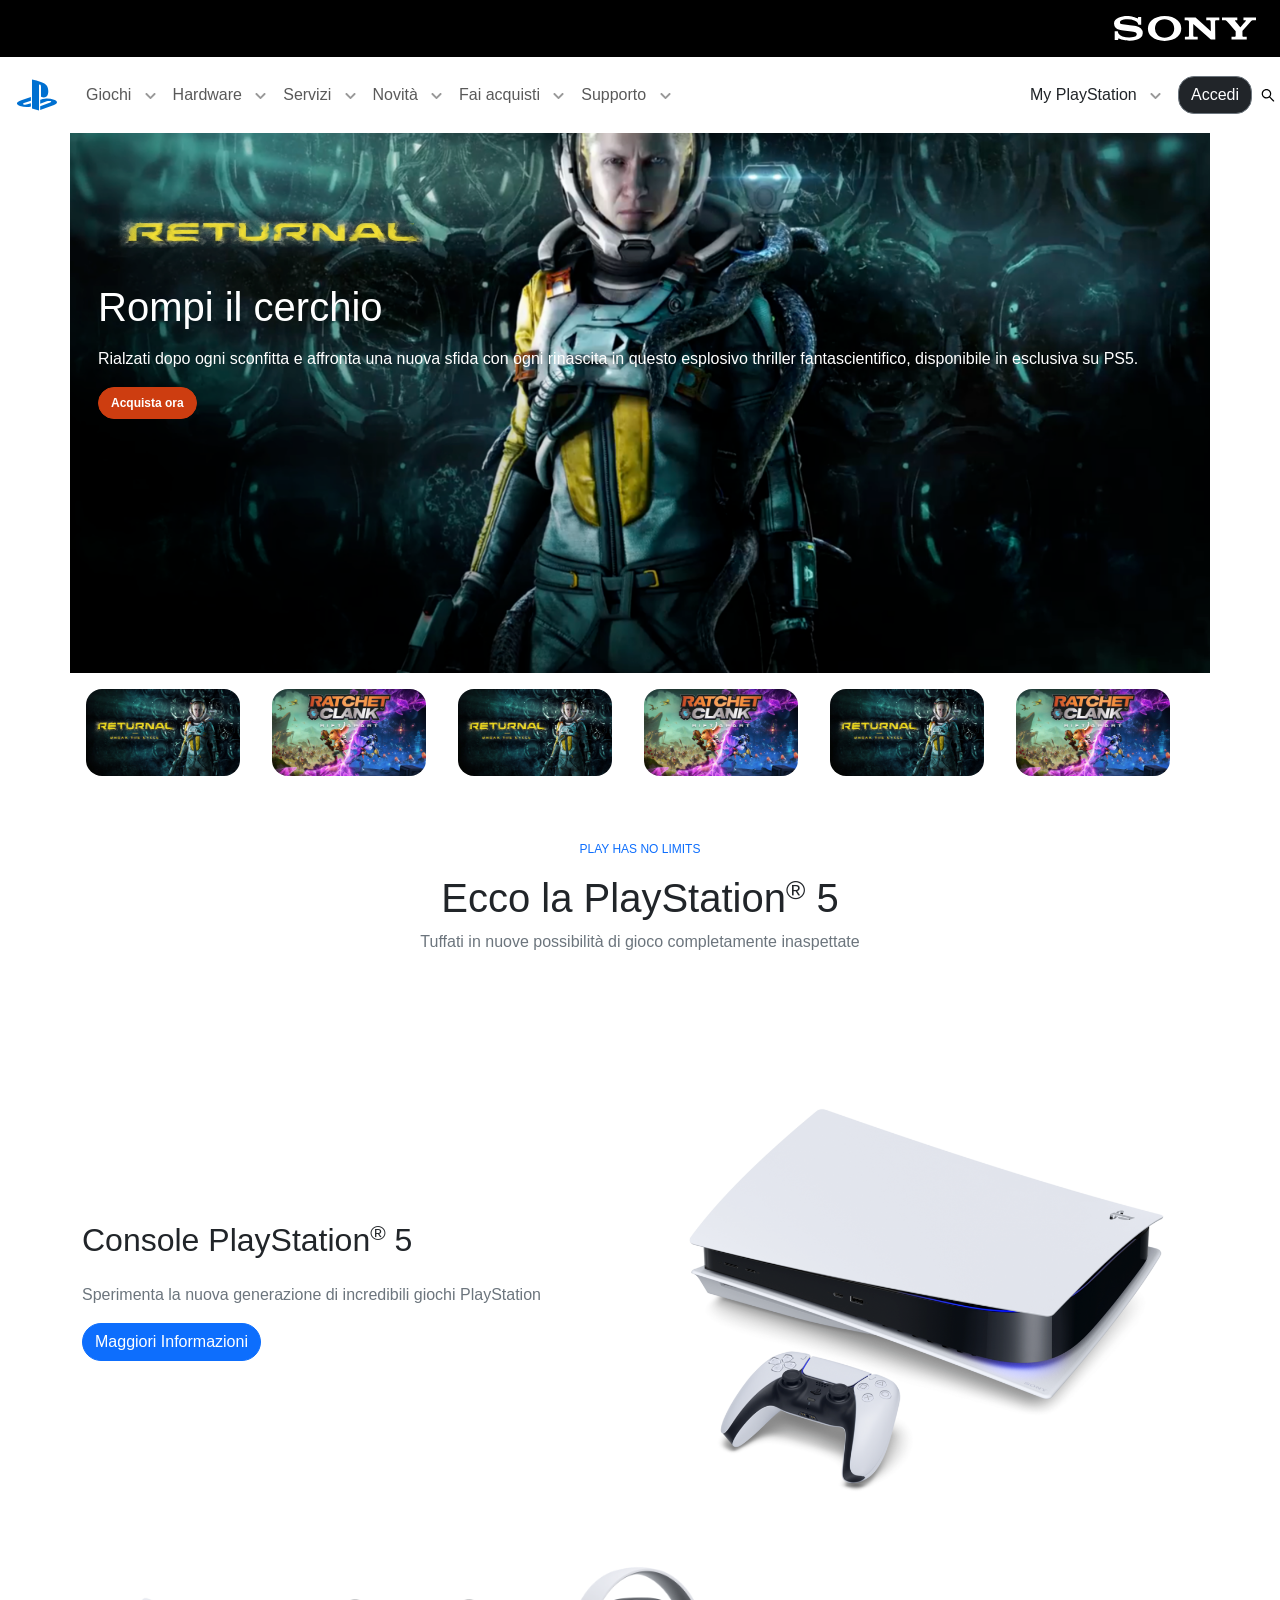
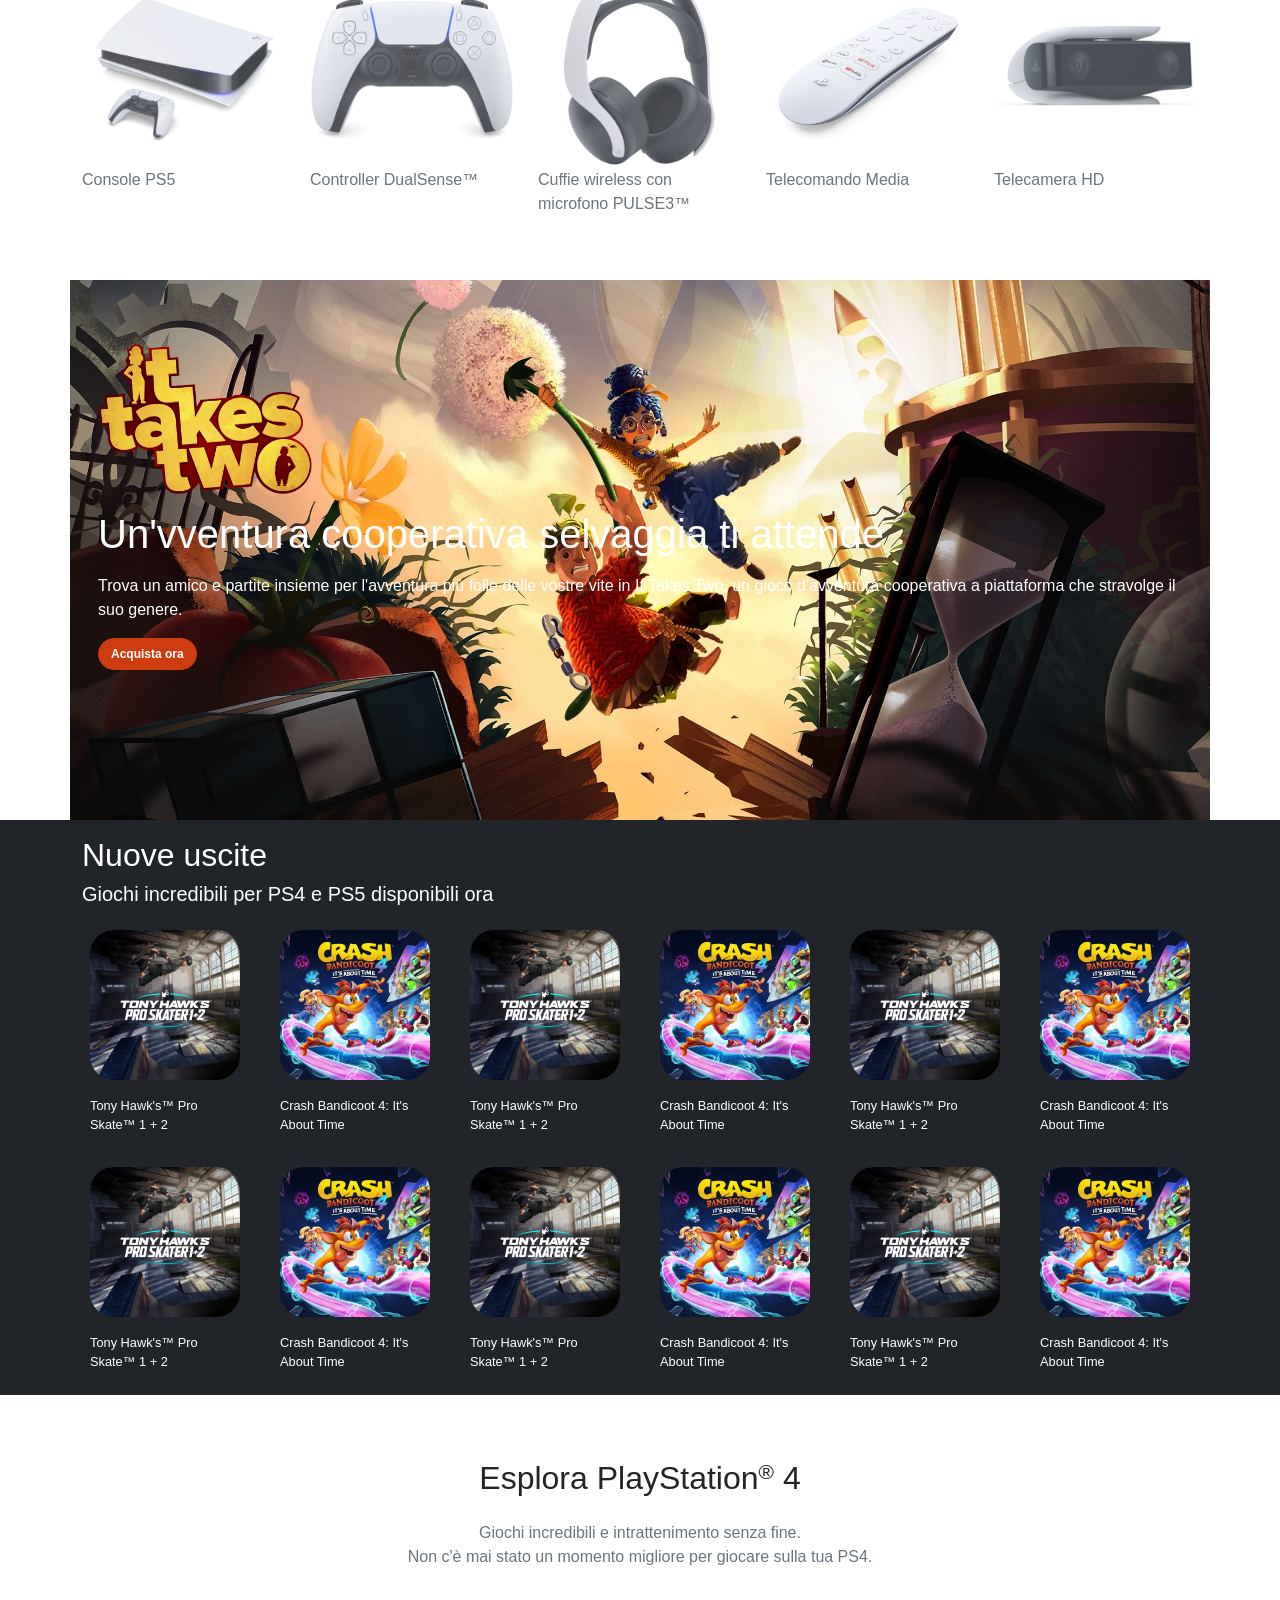
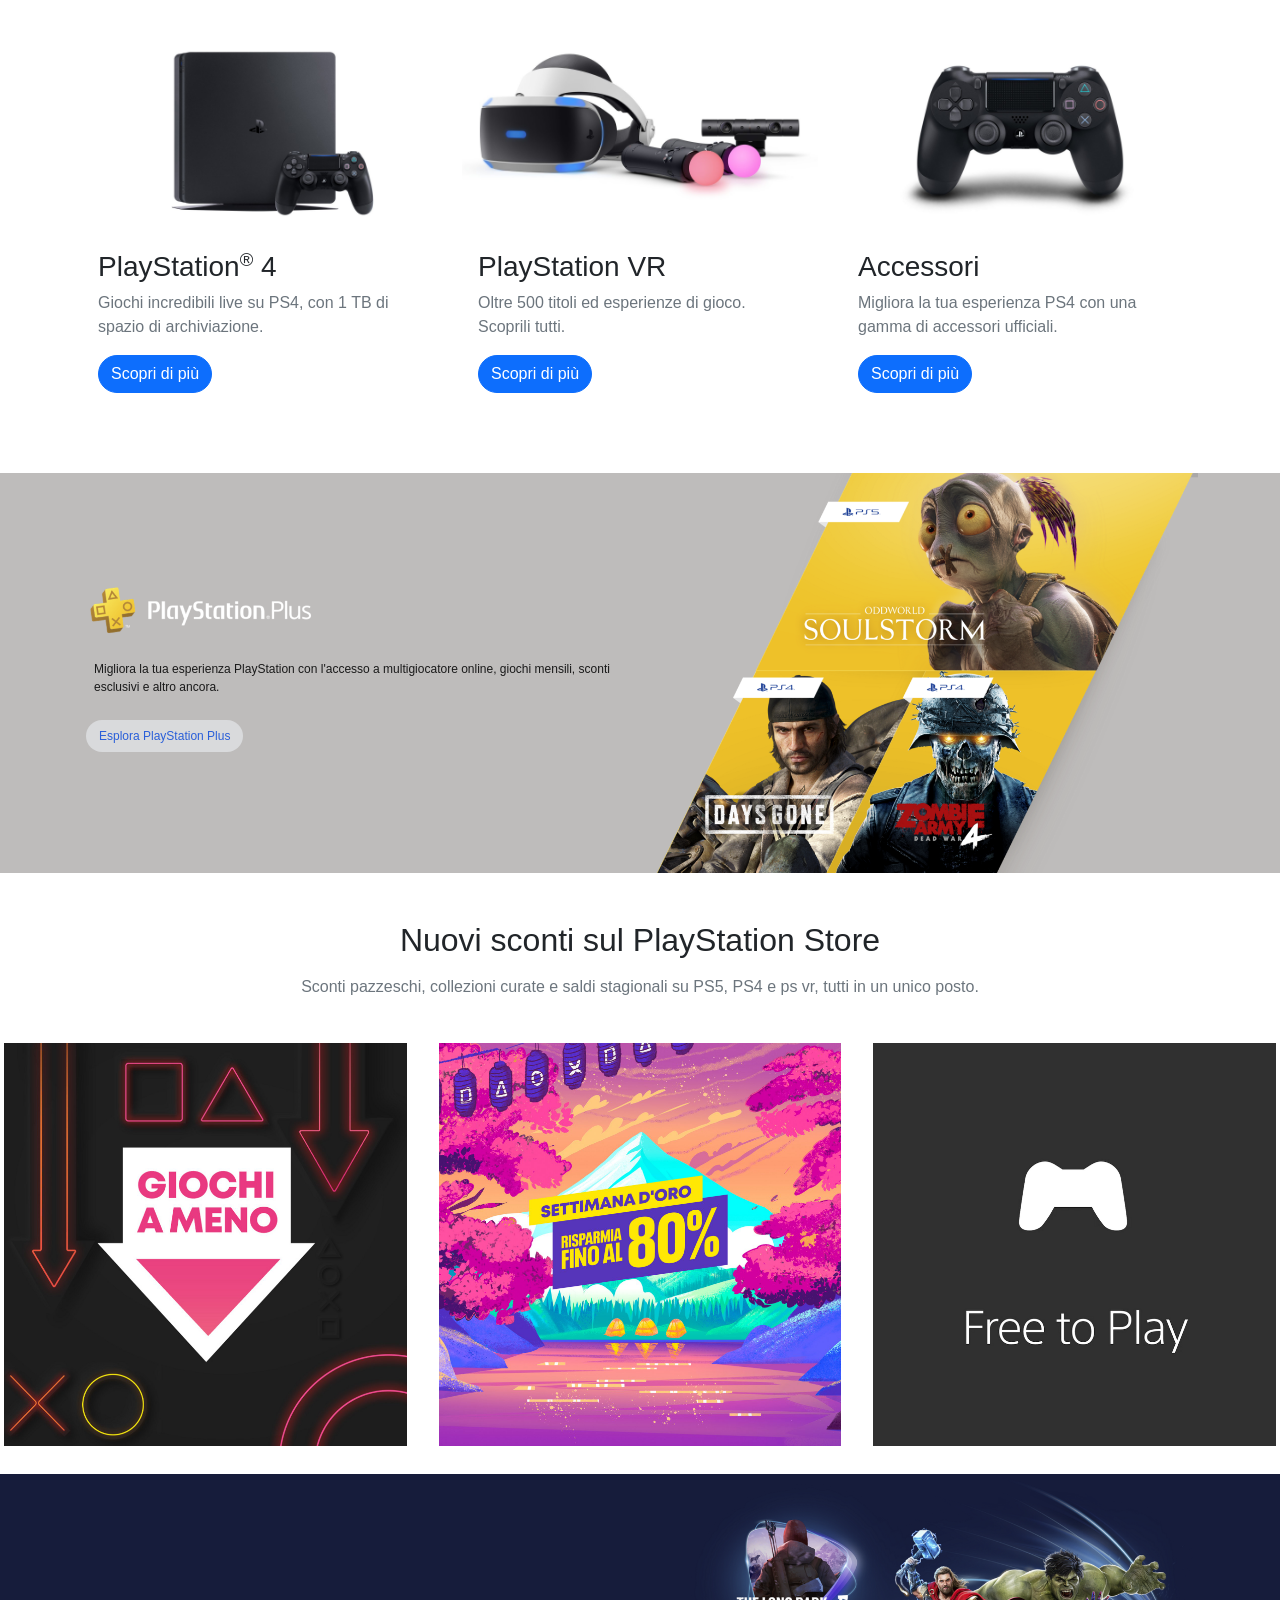
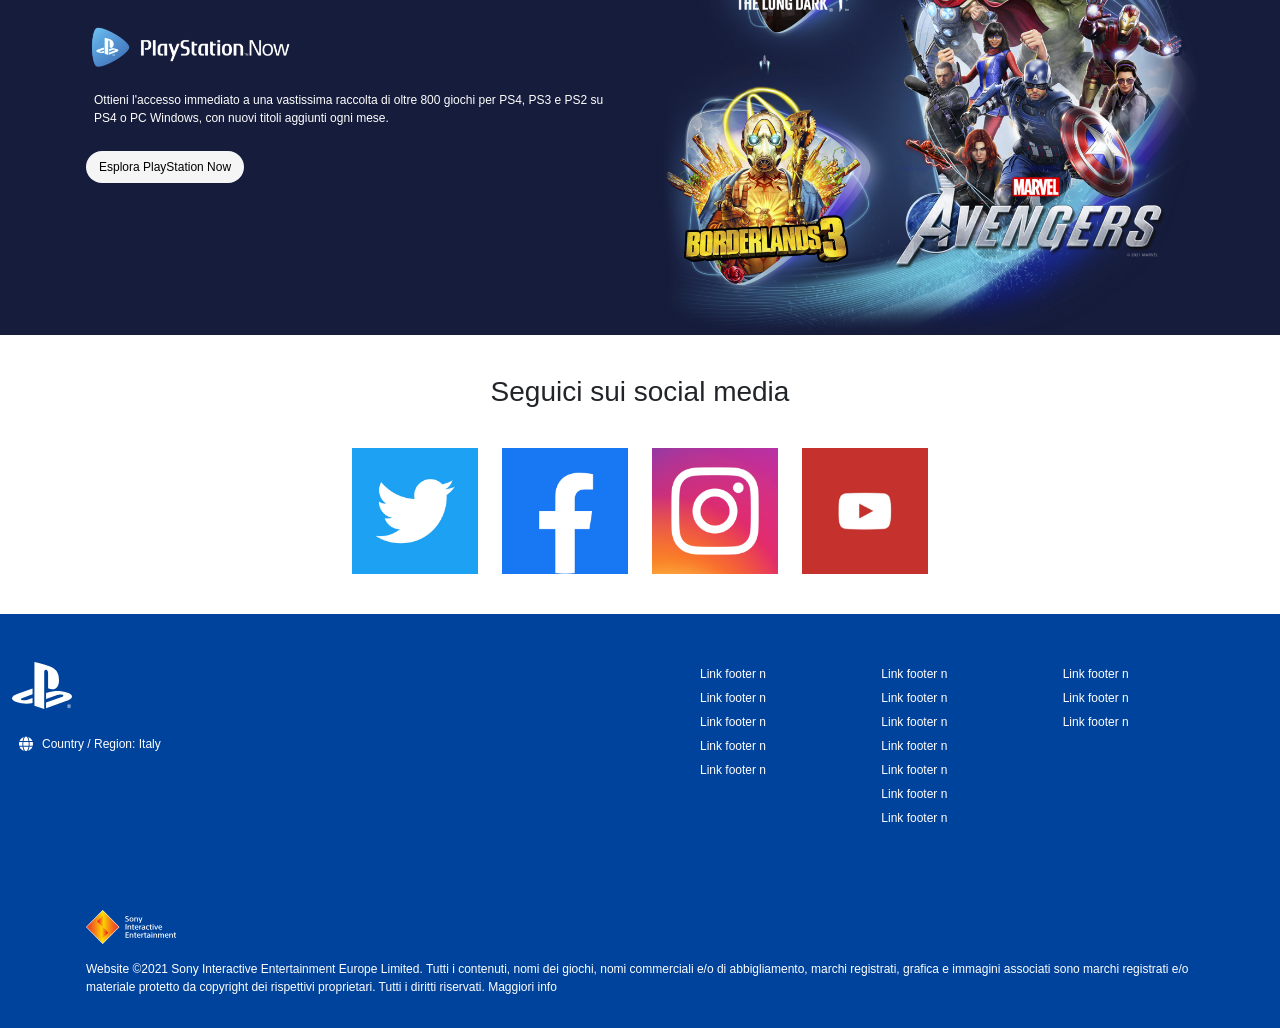
<file: index.html>
<!DOCTYPE html>
<html lang="it">

<head>
    <meta charset="UTF-8">
    <meta name="viewport" content="width=device-width, initial-scale=1.0">
    <title>PlayStation</title>

    <link href="https://cdn.jsdelivr.net/npm/bootstrap@5.3.8/dist/css/bootstrap.min.css" rel="stylesheet"
        integrity="sha384-sRIl4kxILFvY47J16cr9ZwB07vP4J8+LH7qKQnuqkuIAvNWLzeN8tE5YBujZqJLB" crossorigin="anonymous">

    <link rel="stylesheet" href="https://cdn.jsdelivr.net/npm/bootstrap-icons@1.13.1/font/bootstrap-icons.min.css">

    <link rel="stylesheet" href="styles/style.css">
    <link rel="stylesheet" href="styles/mediaquery.css">
</head>

<body>
    <!-- header composto da hellobar + navbar-->
    <header class="header">

        <div class="hellobar bg-black p-3 d-flex justify-content-end">
            <div class="sony-logo me-2">
                <img src="img/sony_logo.svg" alt="Sny company logo" class="sonylogo " height="25px">
            </div>
        </div>

        <nav class="navbar navbar-expand-lg bg-body-wrapper">
            <div class="container-fluid">
                <a class="navbar-brand" href="#">
                    <img src="img/play_logo.svg" alt="PlayStation logo" class="ps-logo">
                </a>
                <button class="navbar-toggler" type="button" data-bs-toggle="collapse"
                    data-bs-target="#navbarSupportedContent" aria-controls="navbarSupportedContent"
                    aria-expanded="false" aria-label="Toggle navigation">
                    <span class="navbar-toggler-icon"></span>
                </button>
                <div class="collapse navbar-collapse" id="navbarSupportedContent">
                    <ul class="navbar-nav me-auto mb-2 mb-lg-0">
                        <li class="nav-item dropdown giochi">
                            <a class="nav-link dropdown-toggle" href="#" role="button" data-bs-toggle="dropdown"
                                aria-expanded="false">
                                Giochi
                            </a>
                            <ul class="dropdown-menu">
                                <li><a class="dropdown-item" href="#">Action</a></li>
                                <li><a class="dropdown-item" href="#">Another action</a></li>
                                <li>
                                    <hr class="dropdown-divider">
                                </li>
                                <li><a class="dropdown-item" href="#">Something else here</a>
                                </li>
                            </ul>
                        </li>
                        <!--#2-->
                        <li class="nav-item dropdown hardware">
                            <a class="nav-link dropdown-toggle" href="#" role="button" data-bs-toggle="dropdown"
                                aria-expanded="false">
                                Hardware
                            </a>
                            <ul class="dropdown-menu">
                                <li><a class="dropdown-item" href="#">Action</a></li>
                                <li><a class="dropdown-item" href="#">Another action</a></li>
                                <li><a class="dropdown-item" href="#">Something else here</a>
                                </li>
                            </ul>
                        </li>
                        <!--#3-->
                        <li class="nav-item dropdown servizi">
                            <a class="nav-link dropdown-toggle" href="#" role="button" data-bs-toggle="dropdown"
                                aria-expanded="false">
                                Servizi
                            </a>
                            <ul class="dropdown-menu">
                                <li><a class="dropdown-item" href="#">Action</a></li>
                                <li><a class="dropdown-item" href="#">Another action</a></li>
                                <li><a class="dropdown-item" href="#">Something else here</a>
                                </li>
                            </ul>
                        </li>
                        <!--#4-->
                        <li class="nav-item dropdown">
                            <a class="nav-link dropdown-toggle" href="#" role="button" data-bs-toggle="dropdown"
                                aria-expanded="false">
                                Novità
                            </a>
                            <ul class="dropdown-menu">
                                <li><a class="dropdown-item" href="#">Action</a></li>
                                <li><a class="dropdown-item" href="#">Another action</a></li>
                                <li><a class="dropdown-item" href="#">Something else here</a>
                                </li>
                            </ul>
                        </li>
                        <!--#5-->
                        <li class="nav-item dropdown acquisti">
                            <a class="nav-link dropdown-toggle" href="#" role="button" data-bs-toggle="dropdown"
                                aria-expanded="false">
                                Fai acquisti
                            </a>
                            <ul class="dropdown-menu">
                                <li><a class="dropdown-item" href="#">Action</a></li>
                                <li><a class="dropdown-item" href="#">Another action</a></li>
                                <li><a class="dropdown-item" href="#">Something else here</a>
                                </li>
                            </ul>
                        </li>
                        <!-- #6-->
                        <li class="nav-item dropdown acquisti">
                            <a class="nav-link dropdown-toggle" href="#" role="button" data-bs-toggle="dropdown"
                                aria-expanded="false">
                                Supporto
                            </a>
                            <ul class="dropdown-menu">
                                <li><a class="dropdown-item" href="#">Action</a></li>
                                <li><a class="dropdown-item" href="#">Another action</a></li>
                                <li><a class="dropdown-item" href="#">Something else here</a></li>
                            </ul>
                        </li>
                    </ul>

                    <div class="menu-right d-flex justify-content-end align-items-baseline gap-3">
                        <a class="nav-link dropdown-toggle" href="#" role="button" data-bs-toggle="dropdown"
                            aria-expanded="false">
                            My PlayStation
                        </a>
                        <ul class="dropdown-menu">
                            <li><a class="dropdown-item" href="#">Action</a></li>
                            <li><a class="dropdown-item" href="#">Another action</a></li>
                            <li>
                                <hr class="dropdown-divider">
                            </li>
                            <li><a class="dropdown-item" href="#">Something else here</a></li>
                        </ul>
                        <form class="d-flex" role="search">
                            <button class="btn btn-outline-secondary bg-dark text-white rounded-4"
                                type="submit">Accedi</button>
                        </form>
                        <div class="search-icon">
                            <img src="img/lens.svg" alt="lente-igrandimento" class="search-btn">
                        </div>
                    </div>
                </div>
            </div>
        </nav>




    </header>
    <!--main con tutti i suoi contenuti bellissimi frizzantini-->
    <main>
        <section class="games-carousel" id="returnal-banner">
            <div class="container-lg container-carousel">
                <div class="row">
                    <div class="hero-game-card returnal-card col-12">
                        <div class="d-flex justify-content-start align-items-end p-3">
                            <div class="text-white py-5">
                                <div class="img-logo-returnal pb-3 ">
                                    <img src="img/returnal-hero-banner-logo.png" alt="logo returnal videogame"
                                        class="logo-returnal p-3">
                                </div>
                                <h1 class="mb-3">Rompi il cerchio</h1>
                                <p class="card-text">Rialzati dopo ogni sconfitta e affronta una nuova sfida con ogni
                                    rinascita in questo esplosivo thriller fantascientifico, disponibile in esclusiva su
                                    PS5.</p>
                                <a class="btn btn-hero hero-game-card-btn text-white rounded-5" href="#!"
                                    role="button">Acquista
                                    ora</a>
                            </div>
                        </div>
                    </div>
                </div>
                <div class="row games-slider col-12">
                        <img src="img/returnal-listing-thumb-01-ps5.jpg" alt="returnal thumbnail"
                            class="thum p-3 rounded-5 col-6 col-sm-4 col-md-4 col-lg-2">
                        <img src="img/ratchet-and-clank-rift-apart-keyart.jpg" alt="ratchet&clank thumbnail"
                            class="thum p-3 rounded-5 col-6 col-sm-4 col-md-4 col-lg-2">
                        <img src="img/returnal-listing-thumb-01-ps5.jpg" alt="returnal thumbnail"
                            class="thum p-3 rounded-5 col-6 col-sm-4 col-md-4 col-lg-2">
                        <img src="img/ratchet-and-clank-rift-apart-keyart.jpg" alt="ratchet&clank thumbnail"
                            class="thum p-3 rounded-5 col-6 col-sm-4 col-md-4 col-lg-2">
                        <img src="img/returnal-listing-thumb-01-ps5.jpg" alt="returnal thumbnail"
                            class="thum p-3 rounded-5 col-6 col-sm-4 col-md-4 col-lg-2">
                        <img src="img/ratchet-and-clank-rift-apart-keyart.jpg" alt="ratchet&clank thumbnail"
                            class="thum p-3 rounded-5 col-6 col-sm-4 col-md-4 col-lg-2">
                </div>
            </div>
        </section>

        <section class="playstation-5">

            <div class="section-ps-title p-5 text-center">
                <p class="headline text-primary text-uppercase">
                    play has no limits
                </p>
                <h1 class="ps5-title">
                    Ecco la PlayStation<span class="small"><sup>&reg;</sup></span> 5
                </h1>
                <p class="ps5-text text-secondary">
                    Tuffati in nuove possibilità di gioco completamente inaspettate
                </p>
            </div>
            <!-- inserisco la card + img-->
            <div class="container container-carousel">
                <div class="row d-flex justify-content-center align-items-center">
                    <div class="col-12 col-md-6 border-0">
                        <div class="card-body">
                            <h2 class="card-title pb-4">Console PlayStation<span class="small"><sup>&reg;</sup></span> 5
                            </h2>
                            <p class="card-text text-secondary">Sperimenta la nuova generazione di incredibili giochi
                                PlayStation</p>
                            <a href="#" class="btn btn-primary rounded-5">Maggiori Informazioni</a>
                        </div>
                    </div>
                    <div class="col-12 col-md-6">
                        <img src="img/playstation-5-thumb.png" class="img-fluid" alt="console playstation 5">
                    </div>
                </div>
            <!--andiamo alle thumbnail del carousel-->
                <div class="row row-cols-3 row-cols-md-5 pb-5">
                    <div class="col img-container-ps text-secondary">
                        <img src="img/playstation-5-thumb.png" alt="playstation 5 console" class="img-fluid opacity-75">
                        <p class="hardware-description d-none d-md-block">Console PS5</p>
                    </div>
                    <div class="col img-container-ps text-secondary">
                        <img src="img/joypad-thumb.png" alt="playstation 5 joypad" class="img-fluid opacity-75">
                        <p class="accessory-description d-none d-md-block">Controller DualSense™</p>
                    </div>
                    <div class="col img-container-ps text-secondary">
                        <img src="img/headset-thumb.png" alt="playstation 5 headset" class="img-fluid opacity-75">
                        <p class="acccessory-description d-none d-md-block">Cuffie wireless con microfono PULSE3™</p>
                    </div>
                    <div class="col img-container-ps text-secondary">
                        <img src="img/remote-thumb.png" alt="playstation 5 telecomando" class="img-fluid opacity-75">
                        <p class="accecssory-description d-none d-md-block">Telecomando Media</p>
                    </div>
                    <div class="col img-container-ps text-secondary">
                        <img src="img/camera-thumb.jpg" alt="playstation 5 telecamera" class="img-fluid opacity-75">
                        <p class="accessory-description d-none d-md-block">Telecamera HD</p>
                    </div>
                </div>
            </div>

        </section>
        <!-- Aggiungo sezione it takes two-->
        <section class="games-carousel" id="it-takes-two-banner">
            <div class="container-lg container-carousel">
                <div class="row">
                    <div class="hero-game-card it-takes-two-card col-12">
                        <div class="d-flex justify-content-start align-items-end p-3">
                            <div class="text-white py-5">
                                <div class="img-logo-returnal pb-3 ">
                                    <img src="img/it-takes-two-logo.png" alt="logo it takes two videogame"
                                        class="img-fluid logo-it-takes-two">
                                </div>
                                <h1 class="mb-3">Un'vventura cooperativa selvaggia ti attende</h1>
                                <p class="card-text">Trova un amico e partite insieme per l'avventura più folle delle
                                    vostre vite in It Takes Two, un gioco d'avventura cooperativa a piattaforma che
                                    stravolge il suo genere.</p>
                                <a class="btn btn-hero hero-game-card-btn text-white rounded-5" href="#!"
                                    role="button">Acquista
                                    ora</a>
                            </div>
                        </div>
                    </div>
                </div>
            </div>
            <div class="games-slider col-12 bg-dark text-white">
                <div class="container container-slider">
                        <div class="col-12 text-white">
                            <h2 class="collection-title pt-3">Nuove uscite</h2>
                            <h5 class="card-text pb-3">Giochi incredibili per PS4 e PS5 disponibili ora</h5>
                        </div>
                        <div class="row">
                            <div class="col-6 col-sm-4 col-lg-2 game-card-square text-center">
                                <img src="img/tony-hawks-pro-skater-1-2-store-art.jpg"
                                    alt="tony hawk's pro skater thumbnail" class="img-fluid p-2 rounded-5">
                                <p class="text-start p-2"> Tony Hawk's™ Pro Skate™ 1 + 2</p>
                            </div>
                            <div class="col-6 col-sm-4 col-lg-2 game-card-square text-center">
                                <img src="img/crash-bandicoot-4-its-about-time-store-art.jpg"
                                    alt="crash bandicoot 4 thumbnail" class="img-fluid thumb p-2 rounded-5">
                                <p class="text-start p-2"> Crash Bandicoot 4: It's About Time</p>
                            </div>
                            <div class="col-6 col-sm-4 col-lg-2 game-card-square text-center">
                                <img src="img/tony-hawks-pro-skater-1-2-store-art.jpg"
                                    alt="tony hawk's pro skater thumbnail" class="img-fluid p-2 rounded-5">
                                <p class="text-start p-2"> Tony Hawk's™ Pro Skate™ 1 + 2</p>
                            </div>
                            <div class="col-6 col-sm-4 col-lg-2 game-card-square text-center">
                                <img src="img/crash-bandicoot-4-its-about-time-store-art.jpg"
                                    alt="crash bandicoot 4 thumbnail" class="img-fluid thumb p-2 rounded-5">
                                <p class="text-start p-2"> Crash Bandicoot 4: It's About Time</p>
                            </div>
                            <div class="col-6 col-sm-4 col-lg-2 game-card-square text-center">
                                <img src="img/tony-hawks-pro-skater-1-2-store-art.jpg"
                                    alt="tony hawk's pro skater thumbnail" class="img-fluid p-2 rounded-5">
                                <p class="text-start p-2"> Tony Hawk's™ Pro Skate™ 1 + 2</p>
                            </div>
                            <div class="col-6 col-sm-4 col-lg-2 game-card-square text-center">
                                <img src="img/crash-bandicoot-4-its-about-time-store-art.jpg"
                                    alt="crash bandicoot 4 thumbnail" class="img-fluid thumb p-2 rounded-5">
                                <p class="text-start p-2"> Crash Bandicoot 4: It's About Time</p>
                            </div>
                            <div class="col-6 col-sm-4 col-lg-2 game-card-square text-center">
                                <img src="img/tony-hawks-pro-skater-1-2-store-art.jpg"
                                    alt="tony hawk's pro skater thumbnail" class="img-fluid p-2 rounded-5">
                                <p class="text-start p-2"> Tony Hawk's™ Pro Skate™ 1 + 2</p>
                            </div>
                            <div class="col-6 col-sm-4 col-lg-2 game-card-square text-center">
                                <img src="img/crash-bandicoot-4-its-about-time-store-art.jpg"
                                    alt="crash bandicoot 4 thumbnail" class="img-fluid thumb p-2 rounded-5">
                                <p class="text-start p-2"> Crash Bandicoot 4: It's About Time</p>
                            </div>
                            <div class="col-6 col-sm-4 col-lg-2 game-card-square text-center">
                                <img src="img/tony-hawks-pro-skater-1-2-store-art.jpg"
                                    alt="tony hawk's pro skater thumbnail" class="img-fluid p-2 rounded-5">
                                <p class="text-start p-2"> Tony Hawk's™ Pro Skate™ 1 + 2</p>
                            </div>
                            <div class="col-6 col-sm-4 col-lg-2 game-card-square text-center">
                                <img src="img/crash-bandicoot-4-its-about-time-store-art.jpg"
                                    alt="crash bandicoot 4 thumbnail" class="img-fluid thumb p-2 rounded-5">
                                <p class="text-start p-2"> Crash Bandicoot 4: It's About Time</p>
                            </div>
                            <div class="col-6 col-sm-4 col-lg-2 game-card-square text-center">
                                <img src="img/tony-hawks-pro-skater-1-2-store-art.jpg"
                                    alt="tony hawk's pro skater thumbnail" class="img-fluid p-2 rounded-5">
                                <p class="text-start p-2"> Tony Hawk's™ Pro Skate™ 1 + 2</p>
                            </div>
                            <div class="col-6 col-sm-4 col-lg-2 game-card-square text-center">
                                <img src="img/crash-bandicoot-4-its-about-time-store-art.jpg"
                                    alt="crash bandicoot 4 thumbnail" class="img-fluid thumb p-2 rounded-5">
                                <p class="text-start p-2"> Crash Bandicoot 4: It's About Time</p>
                            </div>
                        </div>
                </div>
            </div>
        </section>
        <!-- Aggiungo sezione ps4 -->
        <section class="playstation-4 pb-5 mb-3">
            <!-- Plagio immediataqmente il titolo da ps5 -->
            <div class="section-ps-title p-5 text-center">
                <h2 class="ps4-title py-3">
                    Esplora PlayStation<span class="small"><sup>&reg;</sup></span> 4
                </h2>
                <p class="ps4-text text-secondary">
                    Giochi incredibili e intrattenimento senza fine. <br>Non c'è mai stato un momento migliore per
                    giocare sulla tua PS4.
                </p>
            </div>
            <!-- rubo la card di ps5 e ci indento l'img-->
            <div class="container container-carousel">
                <div class="row row-cols-1 row-cols-md-3 d-flex justify-content-center align-items-center">
                    <div class="card col ps4-hardware border-0">
                        <img src="img/ps4-slim-homepage-image-block.jpg" class="card-img-top img-fluid"
                            alt="console playstation 4">
                        <div class="card-body">
                            <h3 class="card-title">PlayStation<span class="small"><sup>&reg;</sup></span> 4</h3>
                            <p class="card-text text-secondary">Giochi incredibili live su PS4, con 1 TB di spazio di
                                archiviazione.</p>
                            <a href="#" class="btn btn-primary rounded-5">Scopri di più</a>
                        </div>
                    </div>
                    <div class="card col ps4-vr border-0">
                        <img src="img/double11-202010-tw-psvr.jpg" class="card-img-top img-fluid"
                            alt="visore vr double11">
                        <div class="card-body">
                            <h3 class="card-title">PlayStation VR</h3>
                            <p class="card-text text-secondary">Oltre 500 titoli ed esperienze di gioco. Scoprili tutti.
                            </p>
                            <a href="#" class="btn btn-primary rounded-5">Scopri di più</a>
                        </div>
                    </div>
                    <div class="card col ps4-accessories border-0">
                        <img src="img/dualshock-4-listing-thumb.jpg" class="card-img-top img-fluid"
                            alt="controller dualshock">
                        <div class="card-body">
                            <h3 class="card-title">Accessori</h3>
                            <p class="card-text text-secondary">Migliora la tua esperienza PS4 con una gamma di
                                accessori ufficiali.</p>
                            <a href="#" class="btn btn-primary rounded-5">Scopri di più</a>
                        </div>
                    </div>
                </div>
            </div>
        </section>
        <!--Aggiungo sezione per banner PS Plus-->
        <section class="service-banner ps-plus" id="playstation-plus">
            <div class="container-lg container-service-banner">
                <div class="row">
                    <div class="col-12 col-md-6 service-banner-block">
                        <div class="d-flex justify-content-start align-items-center h-100 px-1">
                            <div class="banner-wrapper justify-self-start py-5">
                                <div class="img-logo-ps-plus pb-3">
                                    <img src="img/ps-plus-logo.png" alt="logo playstation plus"
                                        class="img-fluid logo-ps-plus">
                                </div>
                                <p class="p-2">Migliora la tua esperienza PlayStation con l'accesso a multigiocatore
                                    online, giochi mensili, sconti esclusivi e altro ancora.</p>
                                <a class="btn btn-service-banner-ps-plus rounded-5" href="#!" role="button">Esplora
                                    PlayStation
                                    Plus</a>
                            </div>
                        </div>
                    </div>
                    <div class="col col-md-6 image-wrapper d-none d-md-block ">
                        <img src="img/ps-plus-april-monthly-games-featured-image-block.png"
                            alt="immagine con giochi del mese (soulstorm, daysgone, zombie army)"
                            class="img-fluid fancy-strap">
                    </div>
                </div>
            </div>
        </section>
        <!--Aggiungo sezione hub con accesso a subsection degli sconti-->
        <section class="discount-hub">
            <div class="discount-hub-title px-4 pt-5 pb-4 text-center">
                <h2 class="hub-title pb-2">
                    Nuovi sconti sul <span class="d-sm-none"><br></span> PlayStation Store
                </h2>
                <p class="ps5-text text-secondary">
                    Sconti pazzeschi, collezioni curate e saldi stagionali su PS5, PS4 e ps vr, tutti in un unico posto.
                </p>
            </div>
            <div class="discount-hub-menu container-menu">
                <div class="row row-cols-1 row-cols-md-3">
                    <div class="col ps-store-section pb-4">
                        <img src="img/playstation-store-games-under-20-spotlight.jpg"
                            alt="tony hawk's pro skater thumbnail" class="img-fluid p-1 ">
                    </div>
                    <div class="col ps-store-section pb-4">
                        <img src="img/playstation-store-golden-week-sale-spotlight.jpg"
                            alt="tony hawk's pro skater thumbnail" class="img-fluid p-1 ">
                    </div>
                    <div class="col ps-store-section pb-4">
                        <img src="img/playstation-store-free-to-play-spotlight.png"
                            alt="tony hawk's pro skater thumbnail" class="img-fluid p-1 ">
                    </div>
                </div>
            </div>


        </section>
        <!--Aggiungo banner playstation now-->
        <section class="service-banner ps-now" id="playstation-now">
            <!--riciclo creativo struttura service-banner-->
            <div class="container-lg container-service-banner">
                <div class="row">
                    <div class="col-12 col-md-6 service-banner-block">
                        <div class="d-flex justify-content-start align-items-center h-100 px-1">
                            <div class="banner-wrapper justify-self-start py-5">
                                <div class="img-logo-ps-plus pb-3">
                                    <img src="img/ps-now-logo-two-column.png" alt="logo playstation now"
                                        class="img-fluid logo-ps-now">
                                </div>
                                <p class="p-2">Ottieni l'accesso immediato a una vastissima raccolta di oltre 800 giochi
                                    per PS4, PS3 e PS2 su PS4 o PC Windows, con nuovi titoli aggiunti ogni mese.</p>
                                <a class="btn btn-service-banner-ps-now rounded-5" href="#!" role="button">Esplora
                                    PlayStation
                                    Now</a>
                            </div>
                        </div>
                    </div>
                    <div class="col col-md-6 image-wrapper d-none d-md-block ">
                        <img src="img/ps-now-april-featured-image-block.png"
                            alt="showcase giochi: the long dark; bourderlands 3; the avengers"
                            class="img-fluid fancy-strap">
                    </div>
                </div>
            </div>
        </section>


        <!--Aggiungo sezione hub per social media-->
        <section class="social-media-hub p-4">
            <h3 class="hub-title text-center py-3">Seguici sui social media</h3>
            <div class="container">
                <div class="row social-media-grid ">
                    <div class="col-6 col-sm-3 social-icon py-3">
                        <img src="img/twitter.jpg" alt="twitter icona" class="img-fluid">
                    </div>
                    <div class="col-6 col-sm-3 social-icon py-3">
                        <img src="img/facebook.jpg" alt="facebook icona" class="img-fluid">
                    </div>
                    <div class="col-6 col-sm-3 social-icon py-3">
                        <img src="img/instagram.jpg" alt="instagram icona" class="img-fluid">
                    </div>
                    <div class="col-6 col-sm-3 social-icon py-3">
                        <img src="img/youtube.png" alt="youtube icona" class="img-fluid">
                    </div>
                </div>
            </div>

        </section>
    </main>
    <!--Footer, footer delle mie brame...-->
    <footer class="footer">
        <!--questo primo container divide il footer in 2 nella versione large:
        da una parte il logo ps, la region e la nav-->
        <div class="container-fluid footer-container">
            <div class="row">
                <div class="col-12">
                    <!--qui dentro ci andremo a indentare nel seguente ordine:
                    COLONNA 1: 1-logo, 2-country/region | COLONNA2: -nav-->
                    
                        <div class="row">
                            <div class="col-12 col-lg-6 pt-5">
                                <div class="logo-wrapper">
                                    <img src="img/ps-footer.svg" alt="play station logo bianco"
                                        class="img-fluid ps-logo-white">
                                </div>
                                <div class="country-selected d-flex gap-3 align-items-baseline pt-3">
                                    <img src="img/language-globe.svg" alt="icona mondo"
                                        class="world-icon img-fluid pt-2">
                                    <p class="region-text-white">
                                        Country / Region: Italy
                                    </p>
                                </div>
                            </div>
                            <nav class="col-12 col-lg-6 p-5 lh-lg">
                                <div class="container">
                                    <div class="row">
                                        <div class="col-12 col-md-4 d-flex flex-column">
                                            <a href="#" class="link-footer">Link footer n</a>
                                            <a href="#" class="link-footer">Link footer n</a>
                                            <a href="#" class="link-footer">Link footer n</a>
                                            <a href="#" class="link-footer">Link footer n</a>
                                            <a href="#" class="link-footer">Link footer n</a>
                                        </div>
                                        <div class="col-12 col-md-4 d-flex flex-column">
                                            <a href="#" class="link-footer">Link footer n</a>
                                            <a href="#" class="link-footer">Link footer n</a>
                                            <a href="#" class="link-footer">Link footer n</a>
                                            <a href="#" class="link-footer">Link footer n</a>
                                            <a href="#" class="link-footer">Link footer n</a>
                                            <a href="#" class="link-footer">Link footer n</a>
                                            <a href="#" class="link-footer">Link footer n</a>
                                        </div>
                                        <div class="col-12 col-md-4 d-flex flex-column">
                                            <a href="#" class="link-footer">Link footer n</a>
                                            <a href="#" class="link-footer">Link footer n</a>
                                            <a href="#" class="link-footer">Link footer n</a>
                                        </div>
                                    </div>
                                </div>
                            </nav>
                        </div>
                    
                </div>
                <div class="col-12">
                    <!--qui dentro invece ci mettiamo solo una col, con dentro a sua volta 2 COLONNE, cosi costruite: COLONNA1: logo sony
                    COLONNA2: txt copywright-->
                    
                        <div class="row">
                            <div class="col-12">
                                <div class="container p-3">
                                    <div class=" ">
                                        <div class="col-12">
                                            <div class="logo-wrapper py-3">
                                                <img src="img/sie-logo.svg" alt="" class="img-fluid sony-logo">
                                            </div>
                                        </div>
                                        <div class="col-12">
                                            <p class="copyright-text">
                                                Website ©2021 Sony Interactive Entertainment Europe Limited. Tutti i
                                                contenuti, nomi dei giochi, nomi commerciali e/o di abbigliamento,
                                                marchi registrati, grafica e immagini associati sono marchi registrati
                                                e/o materiale protetto da copyright dei rispettivi proprietari. Tutti i
                                                diritti riservati. <span class="inline-a"><a href="#"
                                                        class="expand-link">Maggiori info</a></span>
                                            </p>
                                        </div>
                                    </div>
                                </div>
                            </div>
                        </div>
                </div>
            </div>
        </div>
    </footer>


    <!--script di Bootstrap-->

    <script src="https://cdn.jsdelivr.net/npm/bootstrap@5.3.8/dist/js/bootstrap.bundle.min.js"
        integrity="sha384-FKyoEForCGlyvwx9Hj09JcYn3nv7wiPVlz7YYwJrWVcXK/BmnVDxM+D2scQbITxI"
        crossorigin="anonymous"></script>

</body>

</html>
</file>
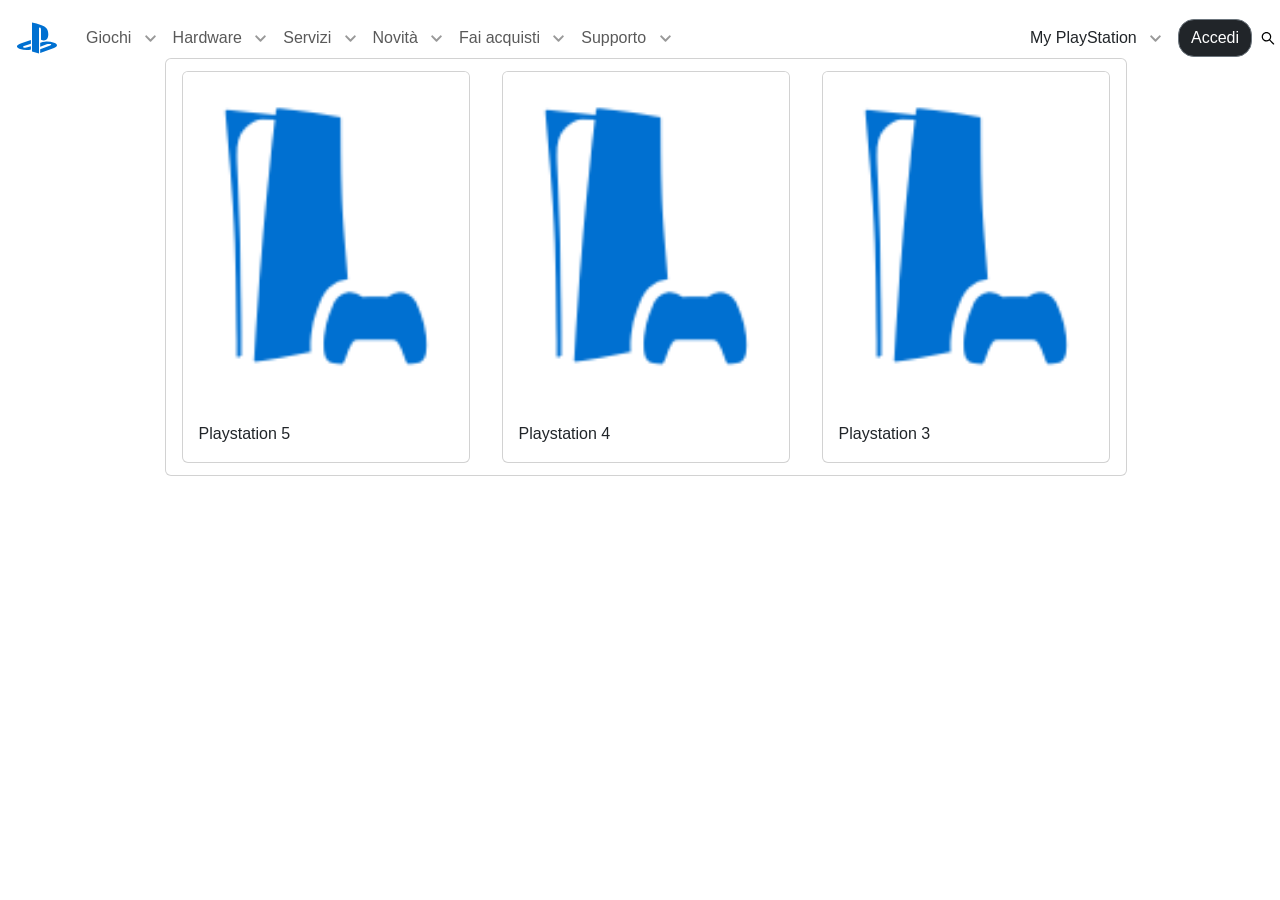
<file: dev.html>
<!DOCTYPE html>
<html lang="it">

<head>
    <meta charset="UTF-8">
    <meta name="viewport" content="width=device-width, initial-scale=1.0">
    <title>Development Basement</title>

    <link href="https://cdn.jsdelivr.net/npm/bootstrap@5.3.8/dist/css/bootstrap.min.css" rel="stylesheet"
        integrity="sha384-sRIl4kxILFvY47J16cr9ZwB07vP4J8+LH7qKQnuqkuIAvNWLzeN8tE5YBujZqJLB" crossorigin="anonymous">

    <link rel="stylesheet" href="https://cdn.jsdelivr.net/npm/bootstrap-icons@1.13.1/font/bootstrap-icons.min.css">

    <link rel="stylesheet" href="styles/style.css">
    <link rel="stylesheet" href="styles/mediaquery.css">
</head>

<body>

    <!--copio la navbar di index per provare a integrare il bonus:
    #1 aggiungere simboli up/down ai dropdown in versione lg --fatto da css
    #2 aprendo hardware dropdown menu in lg, vengono visualizzate icone cliccabili-->


    <nav class="navbar navbar-expand-lg bg-body-wrapper">
        <div class="container-fluid">
            <a class="navbar-brand" href="#">
                <img src="img/play_logo.svg" alt="PlayStation logo" class="ps-logo">
            </a>
            <button class="navbar-toggler" type="button" data-bs-toggle="collapse"
                data-bs-target="#navbarSupportedContent" aria-controls="navbarSupportedContent" aria-expanded="false"
                aria-label="Toggle navigation">
                <span class="navbar-toggler-icon"></span>
            </button>
            <div class="collapse navbar-collapse" id="navbarSupportedContent">
                <ul class="navbar-nav me-auto mb-2 mb-lg-0">
                    <li class="nav-item dropdown giochi">
                        <a class="nav-link dropdown-toggle" href="#" role="button" data-bs-toggle="dropdown"
                            aria-expanded="false">
                            Giochi
                        </a>
                        <ul class="dropdown-menu">
                            <li><a class="dropdown-item" href="#">Action</a></li>
                            <li><a class="dropdown-item" href="#">Another action</a></li>
                            <li>
                                <hr class="dropdown-divider">
                            </li>
                            <li><a class="dropdown-item" href="#">Something else here</a>
                            </li>
                        </ul>
                    </li>
                    <!--#2 identificato il menu da modificare-->
                    <li class="nav-item dropdown hardware">
                        <a class="nav-link dropdown-toggle" href="#" role="button" data-bs-toggle="dropdown"
                            aria-expanded="false">
                            Hardware
                        </a>
                        <ul class="dropdown-menu d-flex justify-content-center">
                            <li d-flex><a class="dropdown-item" href="#">
                                    <div class="card" style="width: 18rem;">
                                        <img src="img/play-menu-ico.png" class="card-img-top" alt="console-icon">
                                        <div class="card-body">
                                            <p class="card-text">Playstation 5</p>
                                        </div>
                                    </div>
                                </a></li>
                            </li>
                            <li><a class="dropdown-item" href="#">
                                    <div class="card" style="width: 18rem;">
                                        <img src="img/play-menu-ico.png" class="card-img-top" alt="console-icon">
                                        <div class="card-body">
                                            <p class="card-text">Playstation 4</p>
                                        </div>
                                    </div>
                                </a></li>
                            </li>
                            <li><a class="dropdown-item" href="#">
                                    <div class="card" style="width: 18rem;">
                                        <img src="img/play-menu-ico.png" class="card-img-top" alt="console-icon">
                                        <div class="card-body">
                                            <p class="card-text">Playstation 3</p>
                                        </div>
                                    </div>
                                </a></li>
                            </li>
                        </ul>
                    </li>
                    <!--#3-->
                    <li class="nav-item dropdown servizi">
                        <a class="nav-link dropdown-toggle" href="#" role="button" data-bs-toggle="dropdown"
                            aria-expanded="false">
                            Servizi
                        </a>
                        <ul class="dropdown-menu">
                            <li><a class="dropdown-item" href="#">Action</a></li>
                            <li><a class="dropdown-item" href="#">Another action</a></li>
                            <li><a class="dropdown-item" href="#">Something else here</a>
                            </li>
                        </ul>
                    </li>
                    <!--#4-->
                    <li class="nav-item dropdown">
                        <a class="nav-link dropdown-toggle" href="#" role="button" data-bs-toggle="dropdown"
                            aria-expanded="false">
                            Novità
                        </a>
                        <ul class="dropdown-menu">
                            <li><a class="dropdown-item" href="#">Action</a></li>
                            <li><a class="dropdown-item" href="#">Another action</a></li>
                            <li><a class="dropdown-item" href="#">Something else here</a>
                            </li>
                        </ul>
                    </li>
                    <!--#5-->
                    <li class="nav-item dropdown acquisti">
                        <a class="nav-link dropdown-toggle" href="#" role="button" data-bs-toggle="dropdown"
                            aria-expanded="false">
                            Fai acquisti
                        </a>
                        <ul class="dropdown-menu">
                            <li><a class="dropdown-item" href="#">Action</a></li>
                            <li><a class="dropdown-item" href="#">Another action</a></li>
                            <li><a class="dropdown-item" href="#">Something else here</a>
                            </li>
                        </ul>
                    </li>
                    <!-- #6-->
                    <li class="nav-item dropdown acquisti">
                        <a class="nav-link dropdown-toggle" href="#" role="button" data-bs-toggle="dropdown"
                            aria-expanded="false">
                            Supporto
                        </a>
                        <ul class="dropdown-menu">
                            <li><a class="dropdown-item" href="#">Action</a></li>
                            <li><a class="dropdown-item" href="#">Another action</a></li>
                            <li><a class="dropdown-item" href="#">Something else here</a></li>
                        </ul>
                    </li>
                </ul>

                <div class="menu-right d-flex justify-content-end align-items-baseline gap-3">
                    <a class="nav-link dropdown-toggle" href="#" role="button" data-bs-toggle="dropdown"
                        aria-expanded="false">
                        My PlayStation
                    </a>
                    <ul class="dropdown-menu">
                        <li><a class="dropdown-item" href="#">Action</a></li>
                        <li><a class="dropdown-item" href="#">Another action</a></li>
                        <li>
                            <hr class="dropdown-divider">
                        </li>
                        <li><a class="dropdown-item" href="#">Something else here</a></li>
                    </ul>
                    <form class="d-flex" role="search">
                        <button class="btn btn-outline-secondary bg-dark text-white rounded-4"
                            type="submit">Accedi</button>
                    </form>
                    <div class="search-icon">
                        <img src="img/lens.svg" alt="lente-igrandimento" class="search-btn">
                    </div>
                </div>
            </div>
        </div>
    </nav>

    <!--script di Bootstrap-->

    <script src="https://cdn.jsdelivr.net/npm/bootstrap@5.3.8/dist/js/bootstrap.bundle.min.js"
        integrity="sha384-FKyoEForCGlyvwx9Hj09JcYn3nv7wiPVlz7YYwJrWVcXK/BmnVDxM+D2scQbITxI"
        crossorigin="anonymous"></script>

</body>

</html>
</file>
<file: styles/style.css>
/* Variabili */

/* uso due utility classes e sovrascrivo il colore */

:root {

    --bs-primary: #2A5FD9;
    --bs-warning: #CD3D10;
    --bs-body-font-family: Arial, Helvetica;
    --bs-btn-color: #000;
}

/* ======== UTILITIES ====== */


/* Buttons*/

/* btn games-carousel */
.btn-hero {
    color: #fff;
    background-color: #CD3D10;
    border-color: #CD3D10;
}


.search-btn {
    height: 25px;
    position: absolute;
    top: 50%;
    transform: translate(-50%, -50%);
    padding: 5px;
    ;
}

.btn-service-banner-ps-plus {
    background-color: #D9DADC;
    color: var(--bs-primary);
    font-size: 12px;
}

.btn-service-banner-ps-plus:hover {
    color: #fff;
}


.btn-service-banner-ps-now {
    background-color: #F5F5F5;
    color: black;
    font-size: 12px;
}

.hero-game-card-btn {
    font-weight: bold;
    font-size: 12px;
}

/*Cards*/

.hero-game-card {

    background-size: cover;
    background-repeat: no-repeat;
    background-position: center top;
    min-height: 60vh;
}

/*Banners*/

.service-banner.ps-plus {
    background-color: #BEBCBB;
    color: #1A1A1A;
    min-height: 40vh;
}

.service-banner.ps-now {
    background-color: #161C3B;
    color: #fff;
    min-height: 40vh;
}


.service-banner p {
    font-size: 12px;
}



/* =============================== */


/* Navbar */

.ps-logo {
    height:50px;
}

.console-icon {
    max-width:12px;
}


/* Cambiare chevron */

.navbar .dropdown-toggle::after {
    /* 1. Reset: rimuoviamo la freccia triangolare di Bootstrap */
    display: inline-block;
    content: "";
    border: none;      /* <--- IMPORTANTE: questo toglie la vecchia freccia */
    vertical-align: middle;
    width: 0.8em;
    height: 0.8em;
    margin-left: 0.5rem;

    /* 2. inserisco nuova icona SVG */
    background-image: url('../img/chevron-down-solid.svg');
    background-repeat: no-repeat;
    background-position: center;
    background-size: contain;

    /* 3. Animazione */
    transition: transform 0.2s ease-in-out;
}

/* Rotazione quando il menu è aperto */
/* Nota: Bootstrap 5.3 a volte mette .show sul link stesso, controlliamo entrambi */
.dropdown.show .dropdown-toggle::after,
.dropdown-toggle.show::after {
    transform: rotate(180deg);
}

/*=== Cambiare chevron in stato hover ===*/

.navbar .dropdown-toggle:hover::after {
    /* 1. Reset: rimuoviamo la freccia triangolare di Bootstrap */
    display: inline-block;
    content: "";
    border: none;      /* <--- IMPORTANTE: questo toglie la vecchia freccia */
    vertical-align: middle;
    width: 0.8em;
    height: 0.8em;
    margin-left: 0.5rem;

    /* 2. inserisco nuova icona SVG */
    background-image: url('../img/chevron-down-solid-hover.svg');
    background-repeat: no-repeat;
    background-position: center;
    background-size: contain;

    /* 3. Animazione */
    transition: transform 0.2s ease-in-out;
}

/* Rotazione quando il menu è aperto */
/* Nota: Bootstrap 5.3 a volte mette .show sul link stesso, controlliamo entrambi */
.dropdown.show .dropdown-toggle:hover::after,
.dropdown-toggle.showhover::after {
    transform: rotate(180deg);
}

/*========================================*/

/*Le img di sfondo per i banner*/

.returnal-card {
    background-image: url(../img/jumbo-bg.png);
}

.it-takes-two-card {
    background-image: url(../img/it-takes-two-hero-banner-desktop.jpg);
}


/* Style immagini games-card */

.logo-returnal {
    height:70px;
}

.logo-it-takes-two {
    height:150px;
}

/* style immagini ps-services */

.logo-ps-plus {
    height:50px;
}

.logo-ps-now {
    height:50px;
}


/* section PS5 */


.headline {
    font-size: 12px;
}

/* Per gestire active e hover delle thumbnail nel carousel di PS5 */

.img-container-ps:active,
.img-container-ps:hover,
.img-container-ps:focus {
    --bs-text-opacity: 1;
    color: black !important;
    border-bottom: 2px solid var(--bs-primary);

}

.img-container-ps>img:active,
.img-container-ps>img:hover,
.img-container-ps>img:focus {
    opacity: 100% !important;
}

.game-card-square p {
    font-size: 0.8rem;

}

/* style banner services */

.banner-wrapper {
    min-height: 30vh;
}


/* Footer */

.footer {
    background-color: #00439C;
    color: #fff;
    font-size: 12px !important;

}

footer a {
    text-decoration: none;
    color: #fff;
}

/* Posityion world icon */

.country-selected {
    position: absolute;
}

.world-icon {
    width: 14px !important;
    position: relative;
    top: 5%;
    left: 5%;
    transform: translate(0, 15%);
}


img.sony-logo {
    max-width: 90px;
}

.ps-logo-white {
    max-width: 85px;
}
</file>
<file: styles/mediaquery.css>
/* Imposto media query per sistemare il comportamento delle icone social */

.socia-icon {
    max-width:100%;
}

.social-media-grid {
    justify-content: flex-start;
    flex-grow: 1;
    }



@media screen and (min-width:768px) {
    .social-icon {
        max-width: 150px;
    }

    .social-media-grid {
        justify-content: center;
        flex-grow: 0;
    }

}
/* Ingrandisco logo games banner da md*/

.logo-returnal {
    width: 200px;
}

/* questa parte non mi viene la vedo con Samuel 

.logo-it-takes-two {
     width: 200px;
}
*/

@media screen and (min-width:768px) {
    .logo-returnal {
        width:350px;

}

/* questa parte non mi viene la vedo con Samuel 

    .logo-it-takes-two {
     width:300px;
     aspect-ratio: auto;
    
} */

}
</file>
